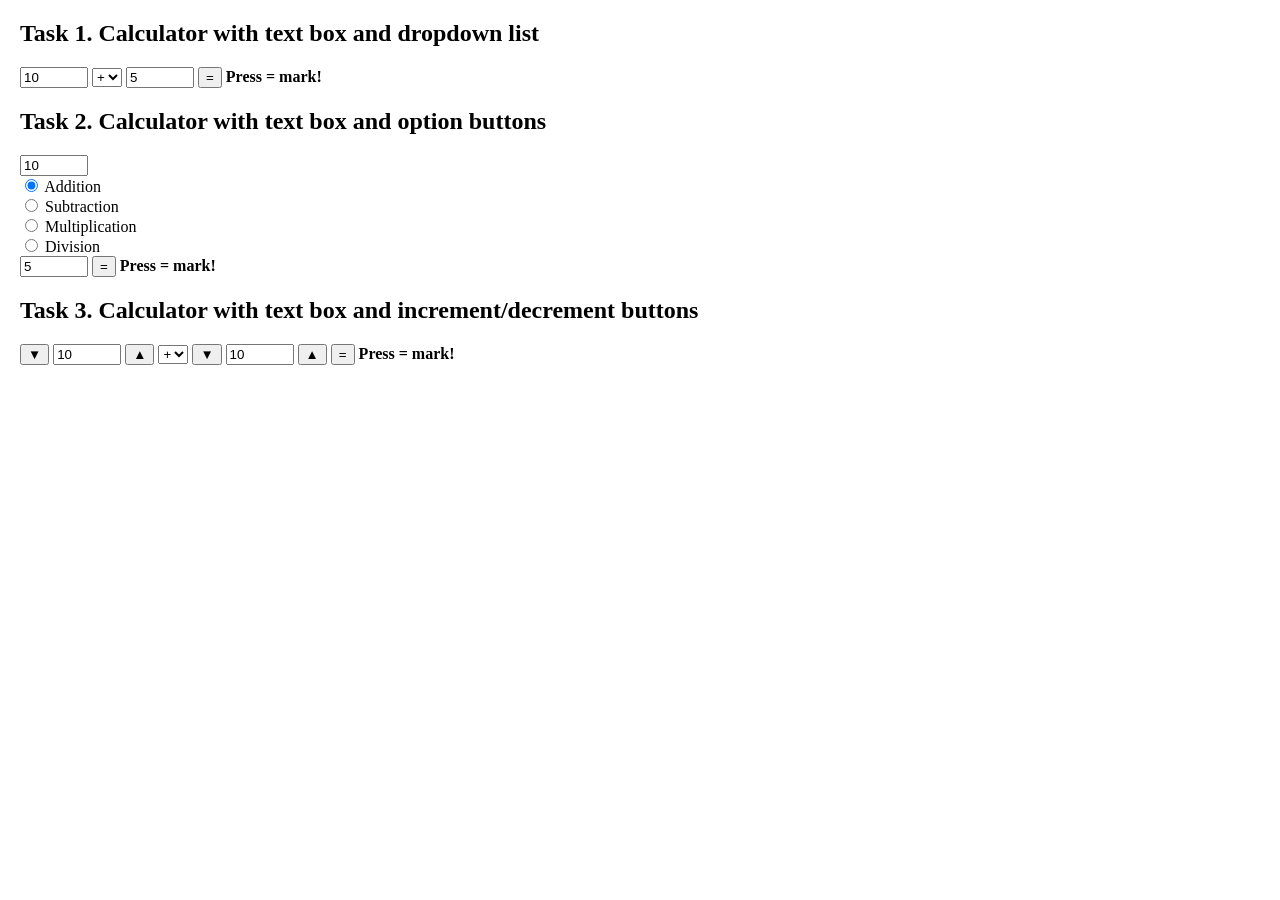
<file: cal/index.html>
<!DOCTYPE html>
<html>
<head>
  <title>Calculators</title>
  <link rel="stylesheet" href="style.css">
</head>
<body>

  <h2>Task 1. Calculator with text box and dropdown list</h2>
  <input type="number" id="num1a" value="10">
  <select id="operator-1">
    <option value="+">+</option>
    <option value="-">-</option>
    <option value="*">*</option>
    <option value="/">/</option>
  </select>
  <input type="number" id="num1b" value="5">
  <button id="equals1" onclick="calc1()">=</button>
  <span id="result1">Press = mark!</span>

  <h2>Task 2. Calculator with text box and option buttons</h2>
  <input type="number" id="num2a" value="10"><br>
  <input type="radio" id="add" name="operator-2" value="+" checked>
  <label for="add">Addition</label><br>
  <input type="radio" id="sub" name="operator-2" value="-">
  <label for="sub">Subtraction</label><br>
  <input type="radio" id="mul" name="operator-2" value="*">
  <label for="mul">Multiplication</label><br>
  <input type="radio" id="div" name="operator-2" value="/">
  <label for="div">Division</label><br>
  <input type="number" id="num2b" value="5">
  <button id="equals2" onclick="calc2()">=</button>
  <span id="result2">Press = mark!</span>

  <h2>Task 3. Calculator with text box and increment/decrement buttons</h2>
  <button id="dec3a" onclick="change('num3a', -1)">&#9660;</button>
  <input type="number" id="num3a" value="10">
  <button id="inc3a" onclick="change('num3a', 1)">&#9650;</button>
  <select id="operator-3">
    <option value="+">+</option>
    <option value="-">-</option>
    <option value="*">*</option>
    <option value="/">/</option>
  </select>
  <button id="dec3b" onclick="change('num3b', -1)">&#9660;</button>
  <input type="number" id="num3b" value="10">
  <button id="inc3b" onclick="change('num3b', 1)">&#9650;</button>
  <button id="equals3" onclick="calc3()">=</button>
  <span id="result3">Press = mark!</span>

  <script src="script.js"></script>
</body>
</html>
</file>
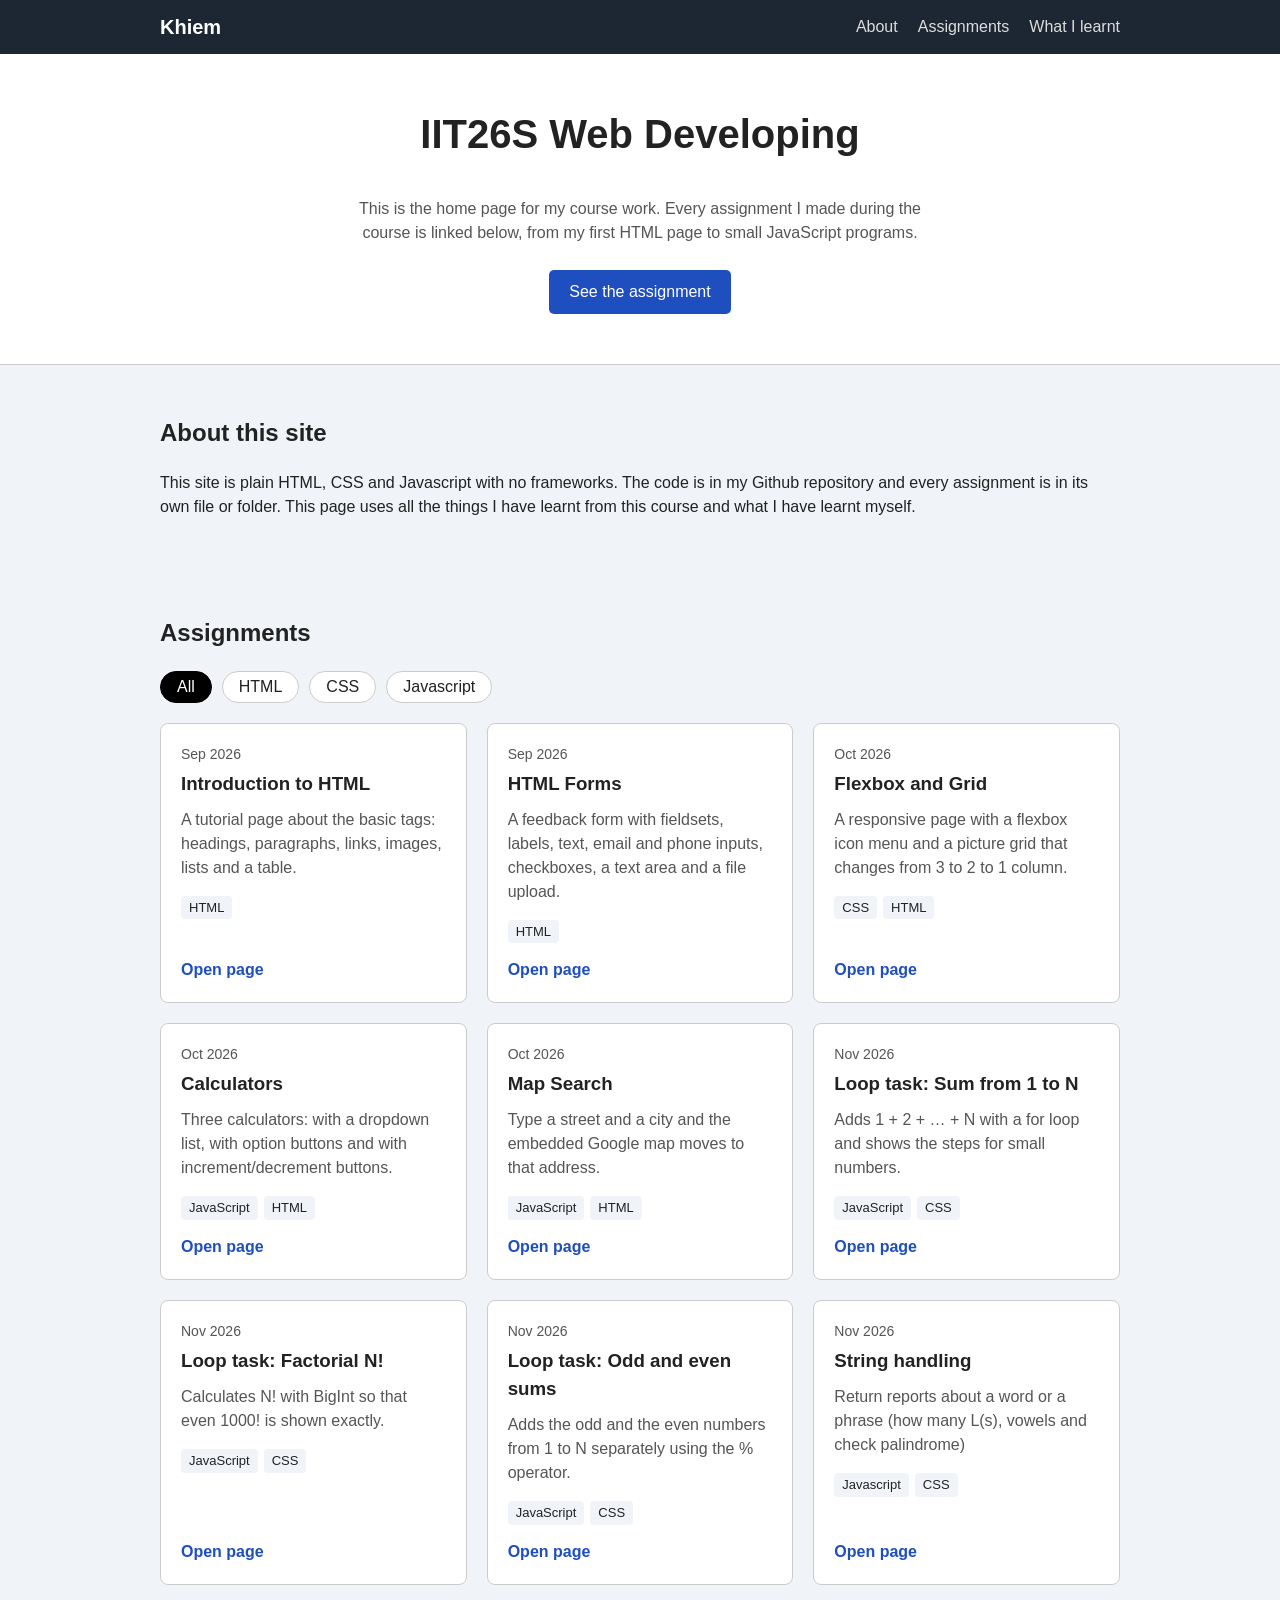
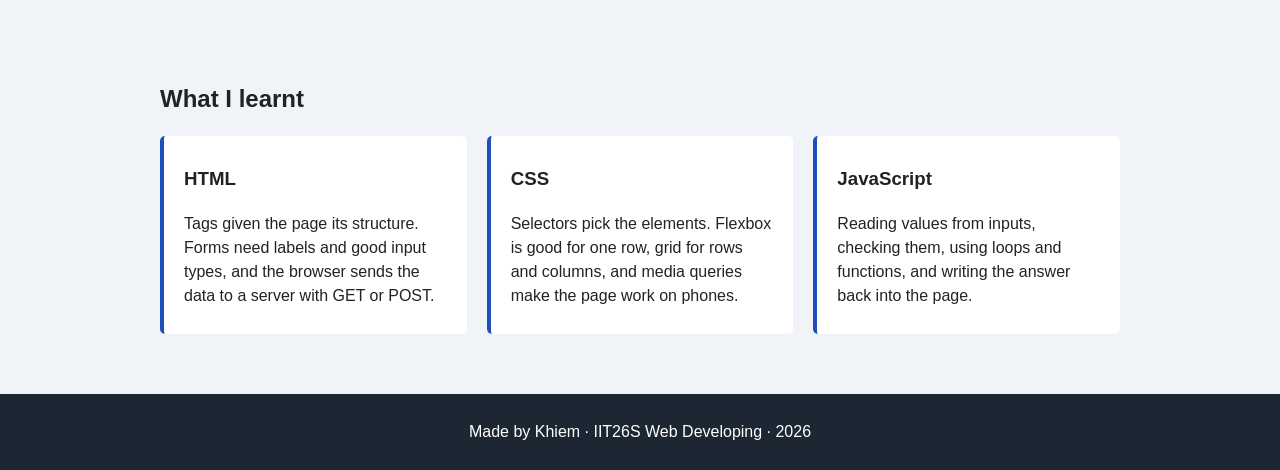
<file: my_web_page/index.html>
<!DOCTYPE html>
<html lang="en">

    <head>
        <meta charset="UTF-8">
        <meta name="viewport" content="width=device-width, initial-scale=1">
        <title>IIT26S Web Developing - Learning Diary</title>
        <link rel="stylesheet" href="style.css">
    </head>

    <body>

        <header class="site-header">
            <nav class="nav">
                <a class="logo" href="#top">Khiem</a>
                <ul class="nav-links">
                    <li><a href="#about">About</a></li>
                    <li><a href="#assignments">Assignments</a></li>
                    <li><a href="#learned">What I learnt</a></li>
                </ul>
            </nav>
        </header>

        <main id="top">

            <section class="hero">
                <h1>IIT26S Web Developing</h1>
                <p>This is the home page for my course work. Every assignment I made during the course is linked below, from my first HTML page to small JavaScript programs.</p>
                <a class="button" href="#assignments">See the assignment</a>
            </section>
            
            <section id="about" class="section">
                <h2>About this site</h2>
                <p>This site is plain HTML, CSS and Javascript with no frameworks. The code is in my Github repository and every assignment is in its own file or folder. This page uses all the things I have learnt from this course and what I have learnt myself.</p>               
            </section>

            <section id="assignments" class="section">

                <h2>Assignments</h2>

                <div class="filters" role="group" aria-label="Filter assignments by topic">
                    <button class="filter active" data-filter="all" aria-pressed="true">All</button>
                    <button class="filter" data-filter="html" aria-pressed="false">HTML</button>
                    <button class="filter" data-filter="css" aria-pressed="false">CSS</button>
                    <button class="filter" data-filter="js" aria-pressed="false">Javascript</button>
                </div>

                <div class="cards">

                    <article class="card" data-tags="html">
                        <span class="date">Sep 2026</span>
                        <h3>Introduction to HTML</h3>
                        <p>A tutorial page about the basic tags: headings, paragraphs, links, images, lists and a table.</p>
                        <ul class="tags"><li>HTML</li></ul>
                        <a class="card-link" href="../introduce_to_HTML.html">Open page</a>
                    </article>

                    <article class="card" data-tags="html">
                        <span class="date">Sep 2026</span>
                        <h3>HTML Forms</h3>
                        <p>A feedback form with fieldsets, labels, text, email and phone inputs, checkboxes, a text area and a file upload.</p>
                        <ul class="tags"><li>HTML</li></ul>
                        <a class="card-link" href="../HTML_Forms.html">Open page</a>
                    </article>

                    <article class="card" data-tags="css html">
                        <span class="date">Oct 2026</span>
                        <h3>Flexbox and Grid</h3>
                        <p>A responsive page with a flexbox icon menu and a picture grid that changes from 3 to 2 to 1 column.</p>
                        <ul class="tags"><li>CSS</li><li>HTML</li></ul>
                        <a class="card-link" href="../flexbox_grid/index.html">Open page</a>
                    </article>

                    <article class="card" data-tags="js html">
                        <span class="date">Oct 2026</span>
                        <h3>Calculators</h3>
                        <p>Three calculators: with a dropdown list, with option buttons and with increment/decrement buttons.</p>
                        <ul class="tags"><li>JavaScript</li><li>HTML</li></ul>
                        <a class="card-link" href="../cal/index.html">Open page</a>
                    </article>

                    <article class="card" data-tags="js html">
                        <span class="date">Oct 2026</span>
                        <h3>Map Search</h3>
                        <p>Type a street and a city and the embedded Google map moves to that address.</p>
                        <ul class="tags"><li>JavaScript</li><li>HTML</li></ul>
                        <a class="card-link" href="../google_map.html">Open page</a>
                    </article>

                    <article class="card" data-tags="js css">
                        <span class="date">Nov 2026</span>
                        <h3>Loop task: Sum from 1 to N</h3>
                        <p>Adds 1 + 2 + … + N with a for loop and shows the steps for small numbers.</p>
                        <ul class="tags"><li>JavaScript</li><li>CSS</li></ul>
                        <a class="card-link" href="../Loop%20tasks/Sum_of_digits/index.html">Open page</a>
                    </article>

                    <article class="card" data-tags="js css">
                        <span class="date">Nov 2026</span>
                        <h3>Loop task: Factorial N!</h3>
                        <p>Calculates N! with BigInt so that even 1000! is shown exactly.</p>
                        <ul class="tags"><li>JavaScript</li><li>CSS</li></ul>
                        <a class="card-link" href="../Loop%20tasks/Factorial/index.html">Open page</a>
                    </article>

                    <article class="card" data-tags="js css">
                        <span class="date">Nov 2026</span>
                        <h3>Loop task: Odd and even sums</h3>
                        <p>Adds the odd and the even numbers from 1 to N separately using the % operator.</p>
                        <ul class="tags"><li>JavaScript</li><li>CSS</li></ul>
                        <a class="card-link" href="../Loop%20tasks/Sum_of_odd_even_digits/index.html">Open page</a>
                    </article>

                    <article class="card" data-tags="js css">
                        <span class="date">Nov 2026</span>
                        <h3>String handling</h3>
                        <p>Return reports about a word or a phrase (how many L(s), vowels and check palindrome)</p>
                        <ul class="tags"><li>Javascript</li><li>CSS</li></ul>
                        <a class="card-link" href="../string_handling.html">Open page</a>
                    </article>

                </div>
                <p class="count" id="count" aria-live="polite"></p>

            </section>

            <section id="learned" class="section">
                <h2>What I learnt</h2>
                <div class="learned">
                    <div class="learned-box">
                        <h3>HTML</h3>
                        <p>Tags given the page its structure. Forms need labels and good input types, and the browser sends the data to a server with GET or POST.</p>
                    </div>
                    <div class="learned-box">
                        <h3>CSS</h3>
                        <p>Selectors pick the elements. Flexbox is good for one row, grid for rows and columns, and media queries make the page work on phones.</p>
                    </div>
                    <div class="learned-box">
                        <h3>JavaScript</h3>
                        <p>Reading values from inputs, checking them, using loops and functions, and writing the answer back into the page.</p>
                    </div>
                </div>
            </section>

        </main>

        <footer class="site-footer">
            <p>Made by Khiem &middot; IIT26S Web Developing &middot; <span id="year">2026</span></p>
        </footer>

        <script src="script.js"></script>
    </body>
</html>
</file>
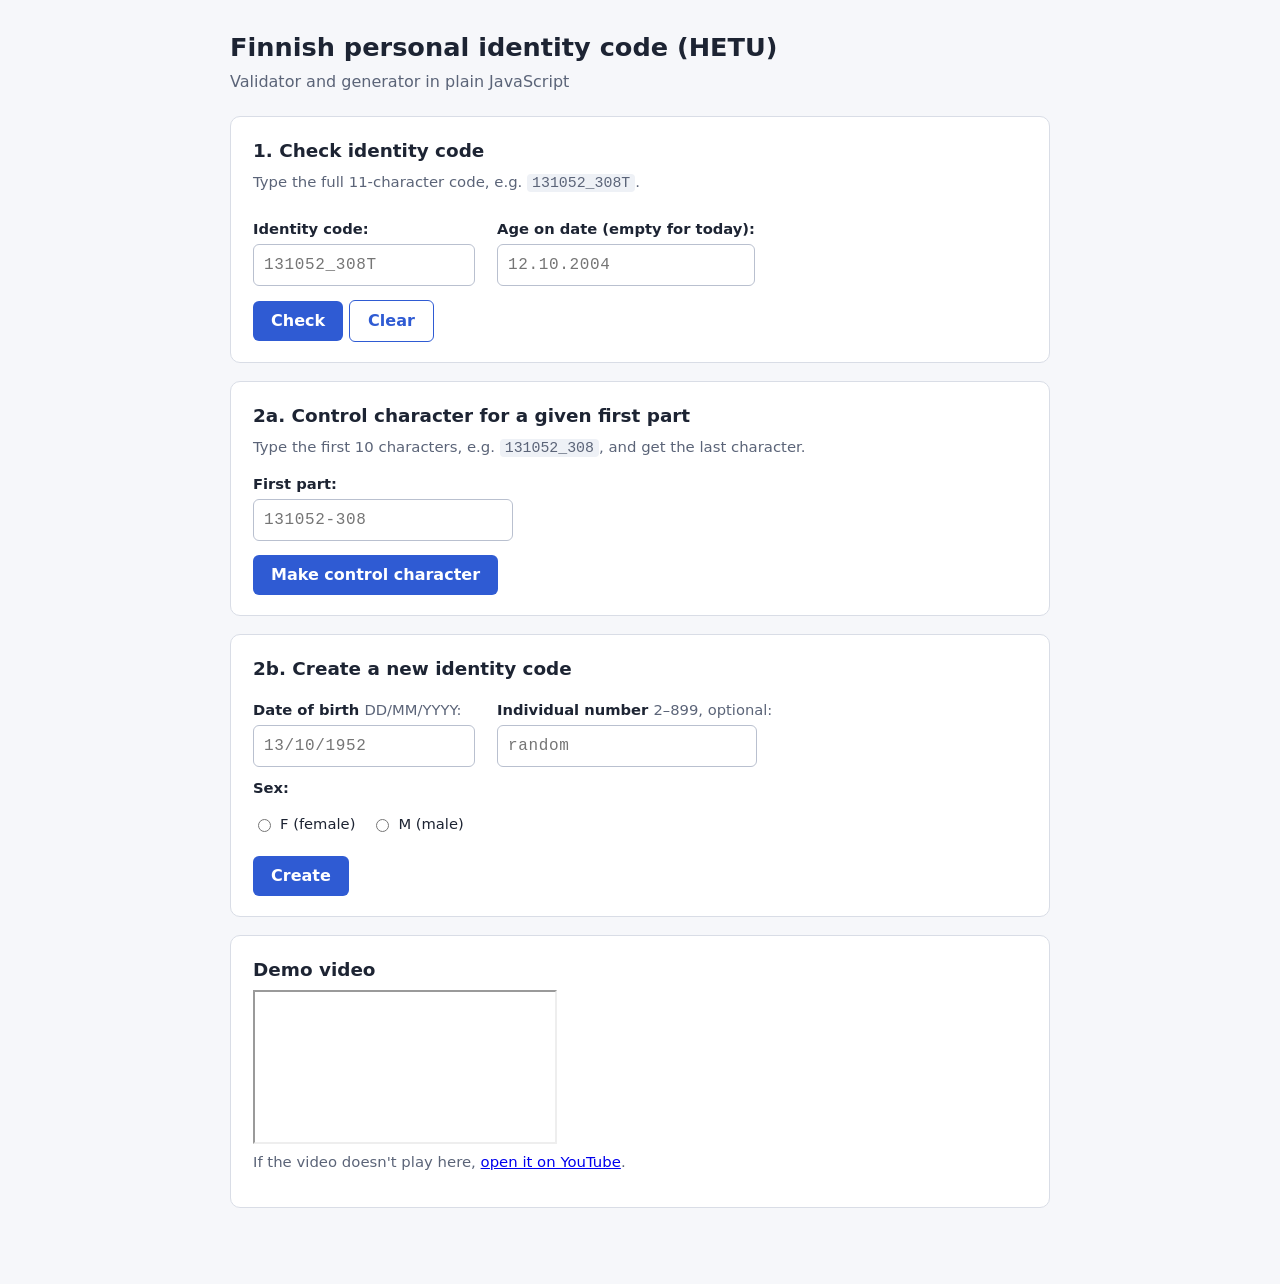
<file: personal_id/index.html>
<!DOCTYPE html>
<html lang="en">

<head>
    <meta charset="utf-8">
    <meta name="viewport" content="width=device-width, initial-scale=1">
    <title>Finnish personal identity code</title>
    <link rel="stylesheet" href="style.css">
</head>

<body>
    <main>
        <h1>Finnish personal identity code (HETU)</h1>
        <p class="sub">Validator and generator in plain JavaScript</p>
        <section>
            <h2>1. Check identity code</h2>
            <p class="help">Type the full 11-character code, e.g. <code>131052_308T</code>.</p>
            <form id="f1" novalidate>
                <div class="row">
                    <div>
                        <label for="hetu">Identity code:</label>
                        <input type="text" id="hetu" maxlength="11" placeholder="131052_308T" autocomplete="off">
                    </div>
                    <div>
                        <label for="ageDate">Age on date (empty for today):</label>
                        <input type="text" id="ageDate" maxlength="10" placeholder="12.10.2004" autocomplete="off">
                    </div>
                </div>
                <button type="submit">Check</button><button type="button" class="ghost" id="clear1">Clear</button>
            </form>
            <div id="out1" class="out"></div>
        </section>
        <section>
            <h2>2a. Control character for a given first part</h2>
            <p class="help">Type the first 10 characters, e.g. <code>131052_308</code>, and get the last character.</p>
            <form id="f2" novalidate>
                <label for="prefix">First part:</label>
                <input type="text" id="prefix" maxlength="10" placeholder="131052-308" autocomplete="off">
                <br><button type="submit">Make control character</button>
            </form>
            <div id="out2" class="out"></div>
        </section>
        <section>
            <h2>2b. Create a new identity code</h2>
            <form id="f3" novalidate>
                <div class="row">
                    <div><label for="dob">Date of birth <span class="hint">DD/MM/YYYY:</span></label>
                        <input type="text" id="dob" maxlength="10" placeholder="13/10/1952" autocomplete="off">
                    </div>
                    <div><label for="ind">Individual number <span class="hint">2–899, optional:</span></label>
                        <input type="text" id="ind" maxlength="3" placeholder="random" autocomplete="off">
                    </div>
                </div>
                <label>Sex:</label>
                <div class="radios"><label><input type="radio" name="sex" value="F"> F (female)</label><label><input
                            type="radio" name="sex" value="M"> M (male)</label></div>
                <button type="submit">Create</button>
            </form>
            <div id="out3" class="out"></div>
        </section>

        <section>
            <h2>Demo video</h2>
            <div class="video">
                <iframe src="https://www.youtube.com/embed/cuAK5JmplZU" title="Finnish personal identity code – demo"
                    allow="accelerometer; autoplay; clipboard-write; encrypted-media; gyroscope; picture-in-picture; web-share"
                    referrerpolicy="strict-origin-when-cross-origin" allowfullscreen></iframe>
            </div>
            <p class="help">
                If the video doesn't play here,
                <a href="https://youtu.be/cuAK5JmplZU" target="_blank" rel="noopener">open it on YouTube</a>.
            </p>
        </section>
    </main>
    <script src="hetu.js"></script>
    <script src="main.js"></script>
</body>

</html>
</file>
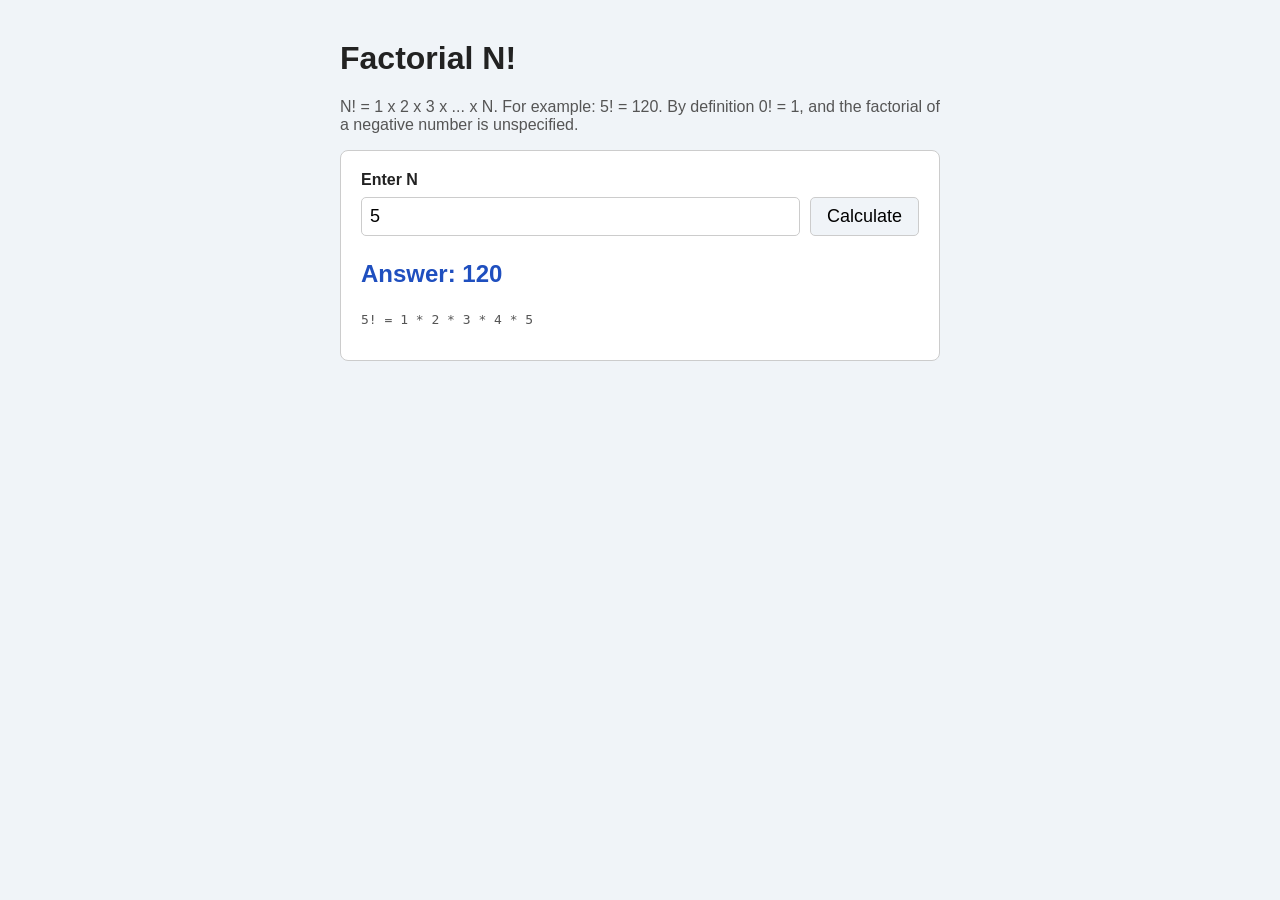
<file: Loop tasks/Factorial/index.html>
<!DOCTYPE html>
<html lang="en">
<head>
    <meta charset="UTF-8">
    <meta name="viewport" content="width=device-width, initial-scale=1">
    <title>Factorial N!</title>
    <link rel="stylesheet" href="style.css">
</head>
<body>
<main>
    <h1>Factorial N!</h1>
    <p class="description">N! = 1 x 2 x 3 x ... x N. For example: 5! = 120. By definition 0! = 1, and the factorial of a negative number is unspecified.</p>
    <div class="panel">
        <label for="n">Enter N</label>
        <div class="row">
            <input id="n" type="number" step="1" value="5" inputmode="numeric">
            <button id="go">Calculate</button>
        </div>
        <div class="answer" id="out" aria-live="polite"></div>
    </div>
</main>
<script src="script.js"></script>
</body>
</html>
</file>
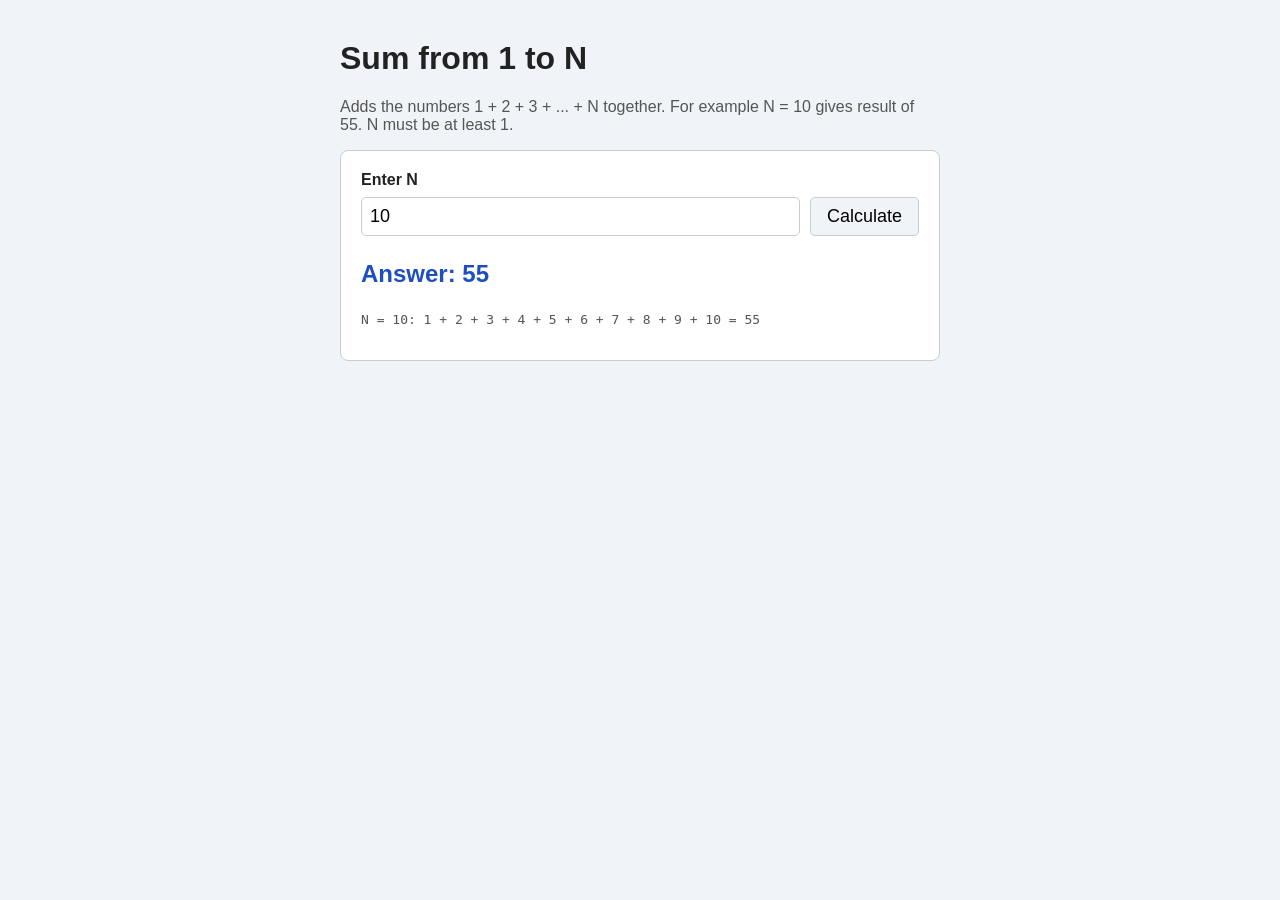
<file: Loop tasks/Sum_of_digits/index.html>
<!DOCTYPE html>
<html lang="en">
<head>
    <meta charset="UTF-8">
    <meta name="viewport" content="width=device-width, initial-scale=1">
    <title>Sum from 1 to N</title>
    <link rel="stylesheet" href="style.css">
</head>
<body>
<main>
    <h1>Sum from 1 to N</h1>
    <p class="description">Adds the numbers 1 + 2 + 3 + ... + N together. For example N = 10 gives result of 55. N must be at least 1.</p>
    <div class="panel">
        <label for="n">Enter N</label>
        <div class="row">
            <input id="n" type="number" step="1" min="1" value="10" inputmode="numeric">
            <button id="go">Calculate</button>
        </div>
        <div class="answer" id="out" aria-live="polite"></div>
    </div>
</main>
<script src="script.js"></script>
</body>
</html>
</file>
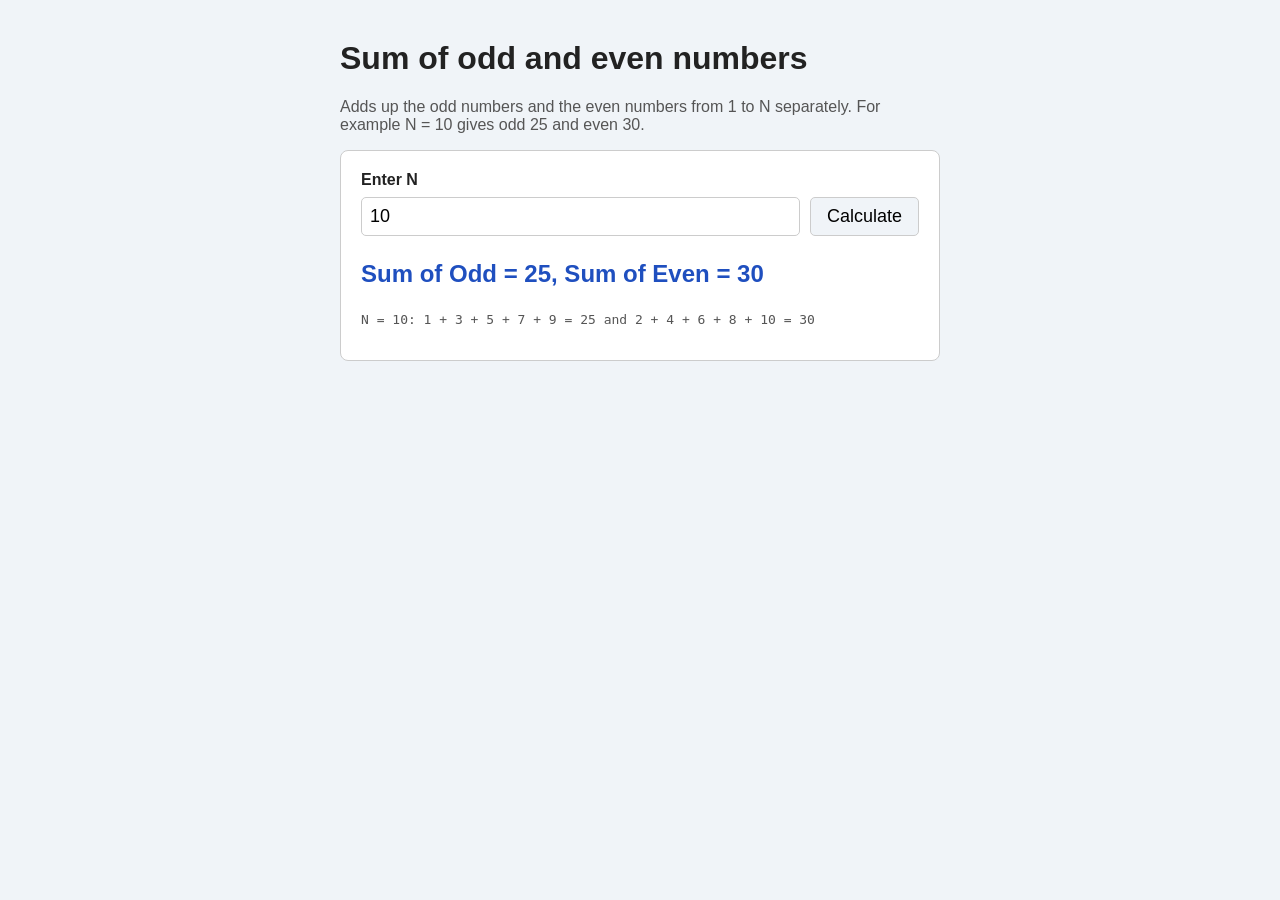
<file: Loop tasks/Sum_of_odd_even_digits/index.html>
<!DOCTYPE html>
<html lang="en">
<head>
    <meta charset="UTF-8">
    <meta name="viewport" content="width=device-width, initial-scale=1">
    <title>Sum of odd and even numbers</title>
    <link rel="stylesheet" href="style.css">
</head>
<body>
<main>
    <h1>Sum of odd and even numbers</h1>
    <p class="description">Adds up the odd numbers and the even numbers from 1 to N separately. For example N = 10 gives odd 25 and even 30.</p>
    <div class="panel">
        <label for="n">Enter N</label>
        <div class="row">
            <input id="n" type="number" step="1" min="1" value="10" inputmode="numeric">
            <button id="go">Calculate</button>
        </div>
        <div class="answer" id="out" aria-live="polite"></div>
    </div>
</main>
<script src="script.js"></script>
</body>
</html>
</file>
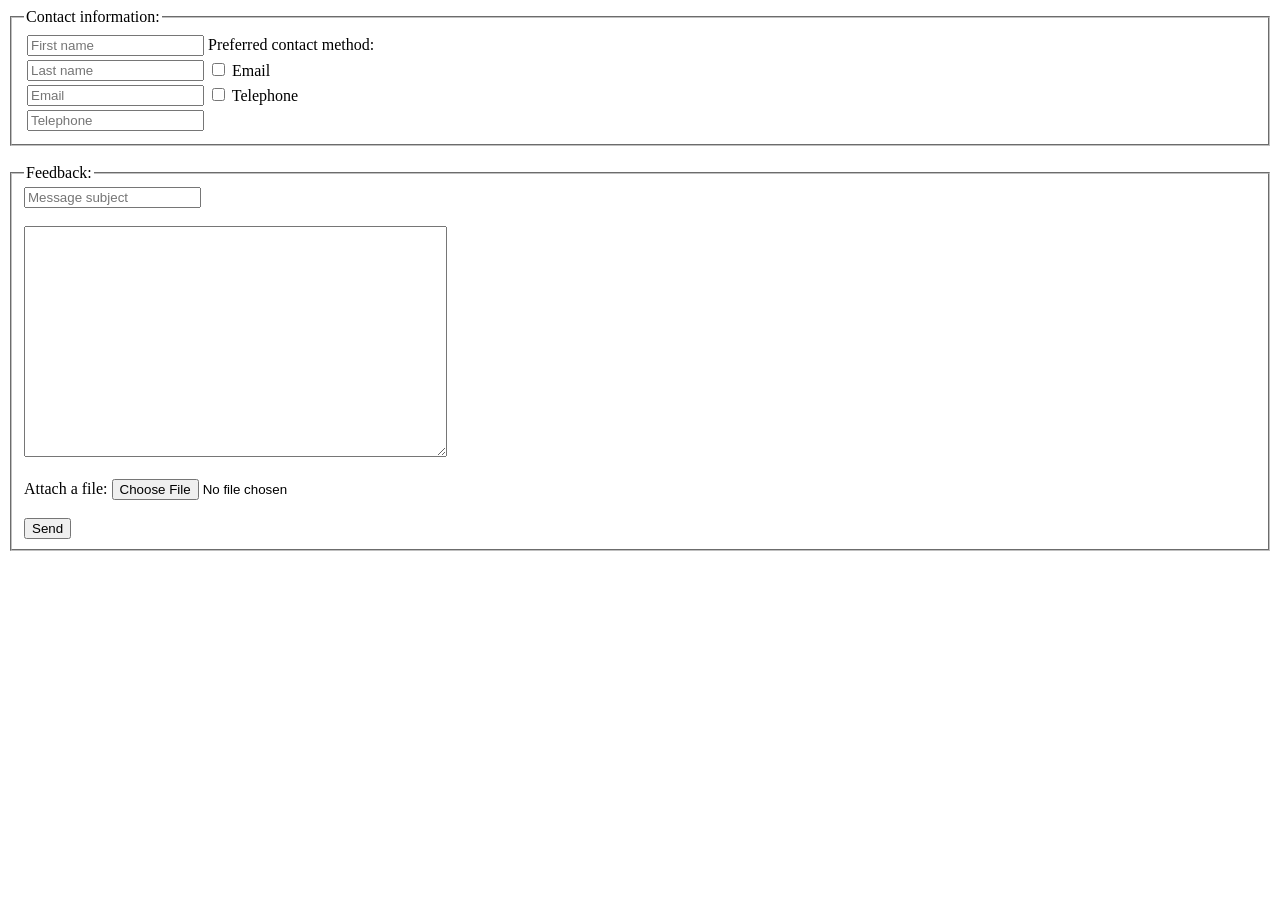
<file: contact-form.html>
<!DOCTYPE html>
<html lang="en">
<head>
  <meta charset="UTF-8">
  <title>Contact Form</title>
</head>
<body>

<form action="/action_page.php" method="post">

  <fieldset>
    <legend>Contact information:</legend>

    <table>
      <tr>
        <td><input type="text" id="fname" name="fname" placeholder="First name"></td>
        <td>Preferred contact method:</td>
      </tr>
      <tr>
        <td><input type="text" id="lname" name="lname" placeholder="Last name"></td>
        <td>
          <input type="checkbox" id="contact_email" name="contact_method" value="email">
          <label for="contact_email">Email</label>
        </td>
      </tr>
      <tr>
        <td><input type="email" id="email" name="email" placeholder="Email"></td>
        <td>
          <input type="checkbox" id="contact_tel" name="contact_method" value="telephone">
          <label for="contact_tel">Telephone</label>
        </td>
      </tr>
      <tr>
        <td><input type="tel" id="telephone" name="telephone" placeholder="Telephone"></td>
        <td></td>
      </tr>
    </table>

  </fieldset>

  <br>

  <fieldset>
    <legend>Feedback:</legend>

    <label for="subject"></label>
    <input type="text" id="subject" name="subject" placeholder="Message subject">
    <br><br>

    <textarea name="message" rows="15" cols="50"></textarea>
    <br><br>

    Attach a file: <input type="file" name="attachment">
    <br><br>

    <input type="submit" value="Send">

  </fieldset>

</form>

</body>
</html>
</file>
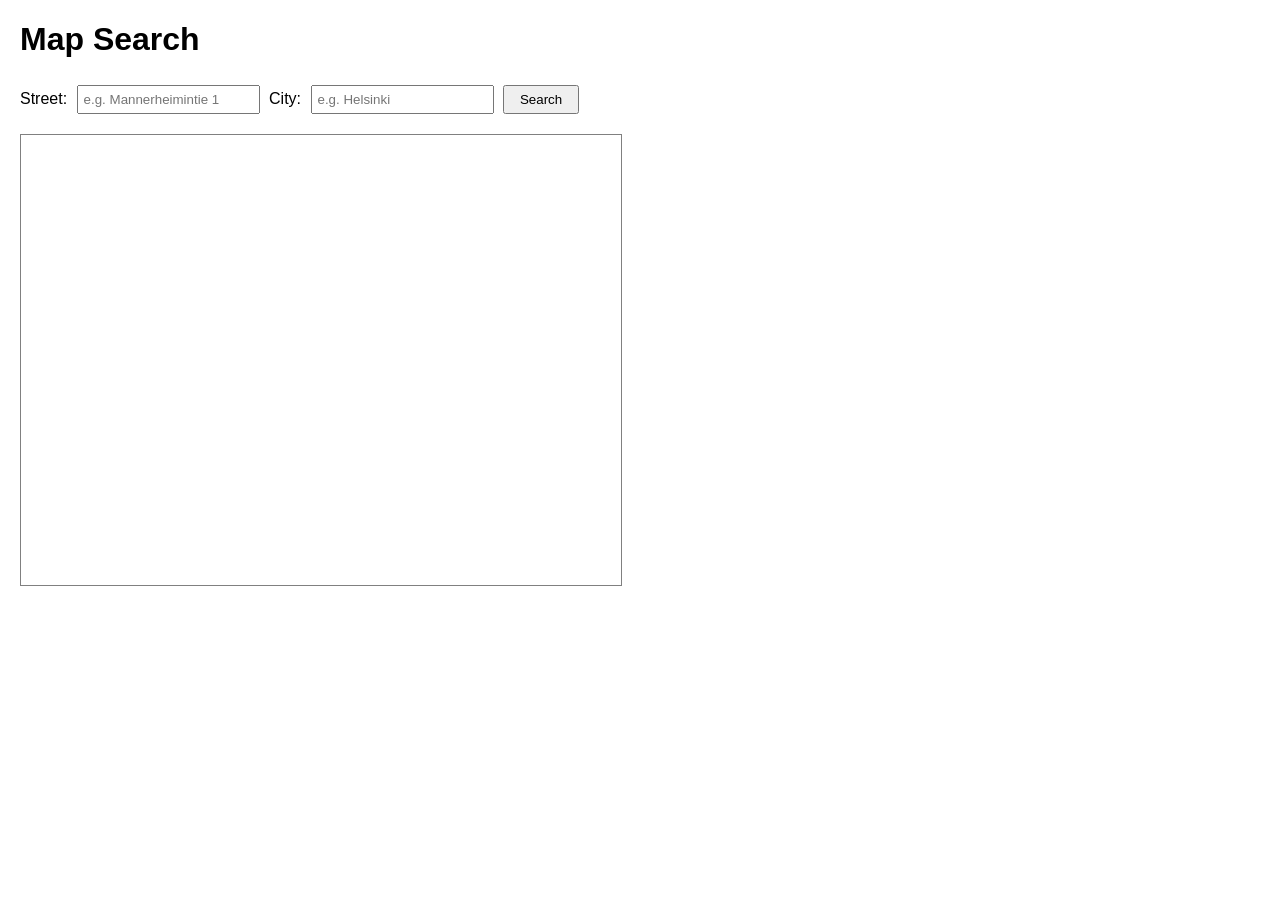
<file: google_map.html>
<!DOCTYPE html>
<html>
<head>
  <meta charset="UTF-8">
  <title>Map Search</title>
  <style>
    body {
      font-family: Arial, sans-serif;
      margin: 20px;
    }
    input {
      padding: 5px;
      margin: 5px;
    }
    button {
      padding: 5px 15px;
    }
    iframe {
      margin-top: 15px;
      border: 1px solid gray;
    }
  </style>
</head>
<body>

  <h1>Map Search</h1>

  <label>Street:</label>
  <input type="text" id="street" placeholder="e.g. Mannerheimintie 1">

  <label>City:</label>
  <input type="text" id="city" placeholder="e.g. Helsinki">

  <button onclick="searchMap()">Search</button>

  <br>

  <iframe id="map"
          width="600"
          height="450"
          src="https://maps.google.com/maps?q=Helsinki&output=embed">
  </iframe>

  <script>
    function searchMap() {
      // Get the text the user typed
      var street = document.getElementById("street").value;
      var city = document.getElementById("city").value;

      // Check that the city is not empty
      if (city == "") {
        alert("Please type a city name!");
        return;
      }

      // Put street and city together
      var address = street + ", " + city;

      // Change the iframe address to show the new place
      document.getElementById("map").src =
        "https://maps.google.com/maps?q=" + encodeURIComponent(address) + "&output=embed";
    }
  </script>

</body>
</html>
</file>
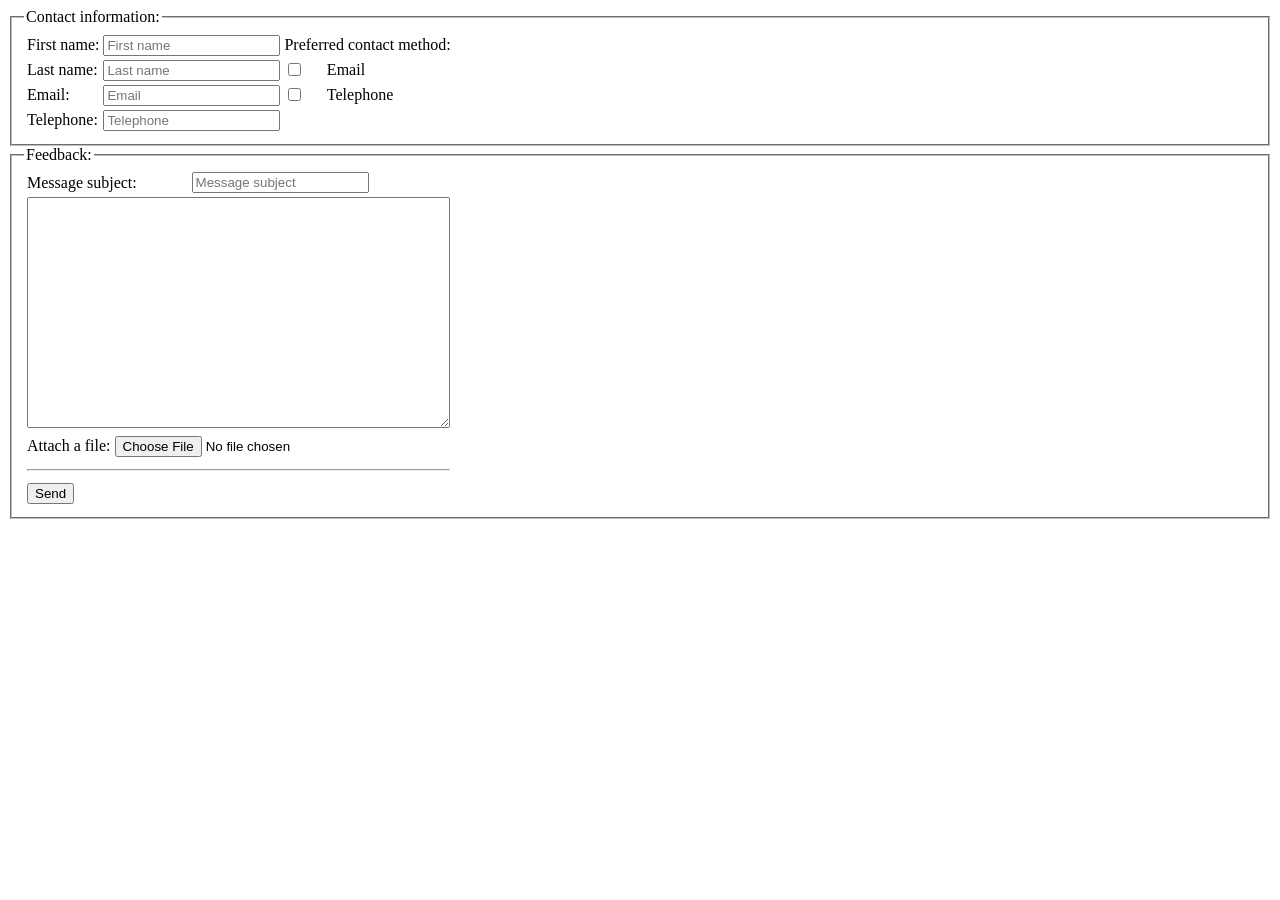
<file: HTML_Forms.html>
<!DOCTYPE html>
<html lang="en">
<head>
  <meta charset="UTF-8">
  <meta name="color-scheme" content="light">
  <title>Form</title>
</head>
<body>

<form action="/action_page.php">

  <fieldset>
    <legend>Contact information:</legend>
    <table>
      <tr>
        <td><label for="fname">First name:</label></td>
        <td><input type="text" id="fname" name="fname" placeholder="First name"></td>
        <td colspan="2">Preferred contact method:</td>
      </tr>
      <tr>
        <td><label for="lname">Last name:</label></td>
        <td><input type="text" id="lname" name="lname" placeholder="Last name"></td>
        <td><input type="checkbox" id="email" name="email"></td>
        <td><label for="email">Email</label></td>
      </tr>
      <tr>
        <td><label for="email">Email:</label></td>
        <td><input type="email" id="email" name="email" placeholder="Email"></td>
        <td><input type="checkbox" id="tel" name="tel"></td>
        <td><label for="tel">Telephone</label></td>
      </tr>
      <tr>
        <td><label for="tel">Telephone:</label></td>
        <td><input type="tel" id="tel" name="tel" placeholder="Telephone"></td>
      </tr>
    </table>
  </fieldset>

  <fieldset>
    <legend>Feedback:</legend>
    <table>
      <tr>
        <td><label for="subject">Message subject:</label></td>
        <td><input type="text" id="subject" name="subject" placeholder="Message subject"></td>
      </tr>
      <tr>
        <td colspan="2"><textarea name="message" rows="15" cols="50"></textarea></td>
      </tr>
      <tr>
        <td colspan="2"><label for="file">Attach a file:</label> <input type="file" id="file" name="file"></td>
      </tr>
      <tr>
        <td colspan="2"><hr></td>
      </tr>
      <tr>
        <td colspan="2"><input type="submit" value="Send"></td>
      </tr>
    </table>
  </fieldset>

</form>

</body>
</html>
</file>
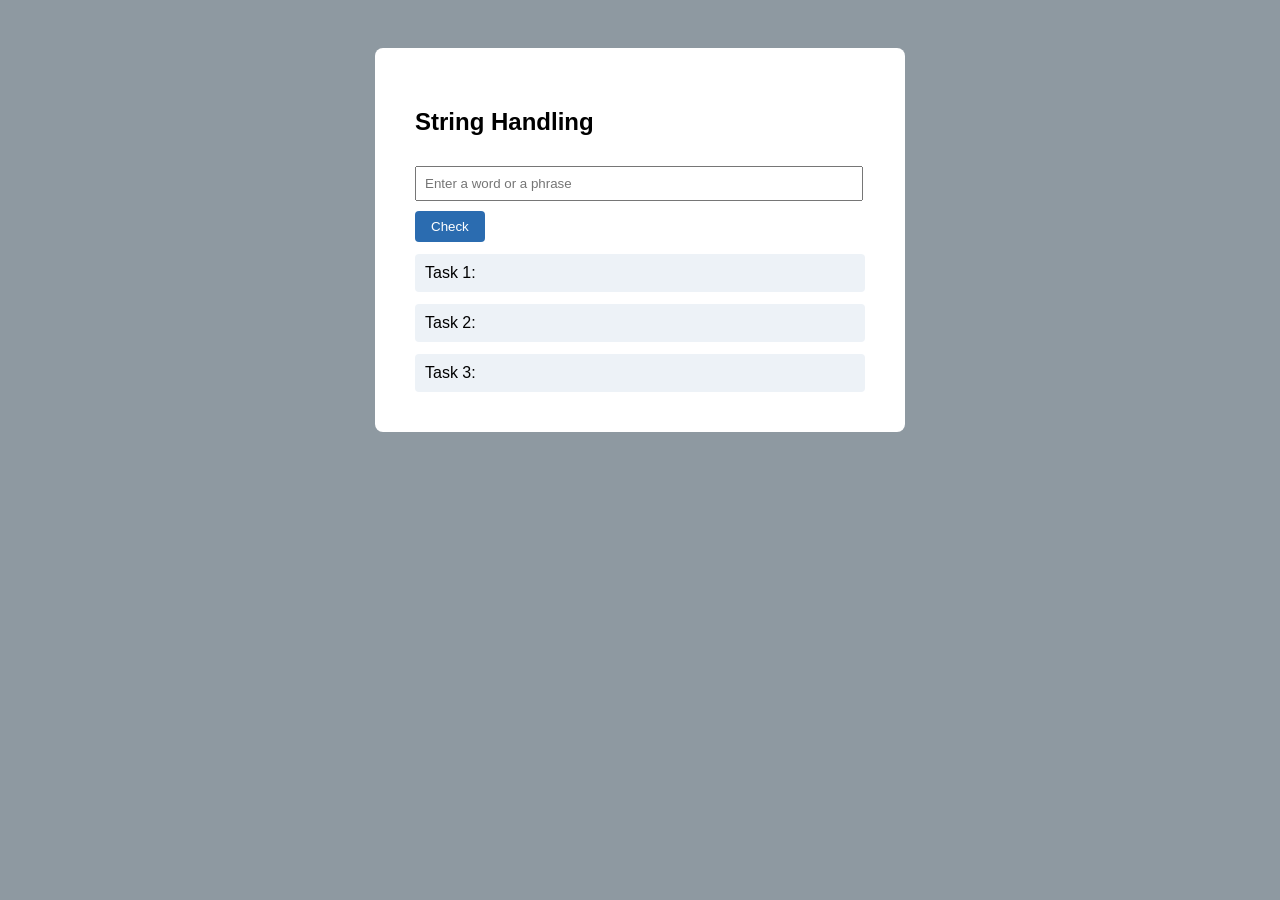
<file: string_handling.html>
<!DOCTYPE html>
<html lang="en">
    <head>
        <meta charset="UTF-8">
        <meta name="viewport" content="width=device-width, initial-scale=1">
        <title>String Handling</title>
        <style>
            body { font-family:Arial, sans-serif; background:#8e99a1; padding:40px;}
            .box { background: white; max-width:450px; margin:auto; padding:40px; border-radius:8px; box-shadow:0 2px 6px rbg(0,0,0,0.2)}
            input { width:95%; padding:8px; margin:10px 0;}
            button { padding:8px 16px; background: #2b6cb0; color:white; border:none; border-radius:4px; cursor:pointer}
            button:hover { background:#2c5282}
            .result { margin-top:12px; padding:10px; background:#edf2f7; border-radius:4px;}
            .result span {font-weight:bold;}
        </style>
    </head>
    <body>
        <div class="box">
            <h2>String Handling</h2>
            <input type="text" id="text" placeholder="Enter a word or a phrase">
            <button onclick="runAll()">Check</button>

            <div class="result">Task 1: <span id="task1"></span></div>
            <div class="result">Task 2: <span id="task2"></span></div>
            <div class="result">Task 3: <span id="task3"></span></div>
        </div>
        <script>
            function countL(text) {
                let count = 0;
                for (let char of text.toLowerCase()) {
                    if (char === "l") {
                        count++;
                    }
                }
                return text + " contains " + count + "xL characters.";
            }

            function countVowels(text) {
                let vowels = "aeiouyåäö";
                let count = 0;
                for (let char of text.toLowerCase()) {
                    if (vowels.includes(char)) {
                        count++;
                    }
                }
                return text + " contains " + count + "vowels."
            }

            function checkPalindrome(text) {
                let original = text.toLowerCase().replaceAll(" ","");
                let reversed = original.split("").reverse().join("");
                if (original === reversed) {
                    return text + " is palindrome.";
                } else {
                    return text + " is not palindrome.";
                }
            }

            function runAll() {
                let text = document.getElementById("text").value;
                document.getElementById("task1").textContent = countL(text);
                document.getElementById("task2").textContent = countVowels(text);
                document.getElementById("task3").textContent = checkPalindrome(text);
            }
        </script>
    </body>
</html>
</file>
<file: cal/style.css>
body {
  font-family: "Times New Roman", serif;
  margin: 20px;
}

input[type="number"] {
  width: 60px;
}

span {
  font-weight: bold;
}
</file>
<file: my_web_page/style.css>
:root {
  --bg: #f0f4f8;
  --card: #ffffff;
  --text: #222222;
  --muted: #555555;
  --accent: #1f4fbf;
  --border: #cccccc;
  --dark: #1d2733;
}

* {
  box-sizing: border-box;
}

html {
  scroll-behavior: smooth;
}

body {
  margin: 0;
  font-family: Arial, Helvetica, sans-serif;
  line-height: 1.5;
  background-color: var(--bg);
  color: var(--text);
}

/* Menu at the top made with Flexbox */
.site-header {
  position: sticky;
  top: 0;
  background-color: var(--dark);
  z-index: 10;
}

.nav {
  display: flex;
  justify-content: space-between;
  align-items: center;
  max-width: 1000px;
  margin: auto;
  padding: 12px 20px;
}

.logo {
  color: white;
  font-weight: bold;
  font-size: 20px;
  text-decoration: none;
}

.nav-links {
  display: flex;
  gap: 20px;
  list-style: none;
  margin: 0;
  padding: 0;
}

.nav-links a {
  color: #dddddd;
  text-decoration: none;
}

.nav-links a:hover {
  color: white;
  text-decoration: underline;
}

/* Big title area */
.hero {
  background-color: var(--card);
  text-align: center;
  padding: 50px 20px;
  border-bottom: 1px solid var(--border);
}

.hero h1 {
  margin-top: 0;
  font-size: 40px;
}

.hero p {
  max-width: 600px;
  margin: 0 auto 25px;
  color: var(--muted);
}

.button {
  display: inline-block;
  background-color: var(--accent);
  color: white;
  padding: 10px 20px;
  border-radius: 5px;
  text-decoration: none;
}

.button:hover {
  background-color: black;
}

/* Sections */
.section {
    max-width: 1000px;
    margin: auto;
    padding: 30px 20px;
    scroll-margin-top: 60px;
}

/* Filter button */
.filters {
    display: flex;
    flex-wrap: wrap;
    gap: 10px;
    margin-bottom: 20px;
}

.filter {
    font-size: 16px;
    padding: 6px 16px;
    background-color: var(--card);
    color: var(--text);
    border: 1px solid var(--border);
    border-radius: 20px;
    cursor: pointer;
}

.filter:hover,
.filter.active {
  background-color: black;
  color: white;
  border-color: black;
}

/* Cards with Grid */
.cards {
    display: grid;
    grid-template-columns: repeat(3, 1fr);
    gap: 20px;
}

.card {
    display: flex;
    flex-direction: column;
    background-color: var(--card);
    border: 1px solid var(--border);
    border-radius: 8px;
    padding: 20px;
}

.card.hidden {
    display: none;
}

.card h3 {
    margin: 5px 0 10px;
}

.card p {
    color: var(--muted);
    margin-top: 0;
}

.date {
    font-size: 14px;
    color: var(--muted);
}

.tags {
    display: flex;
    gap: 6px;
    list-style: none;
    padding: 0;
    margin: 0 0 15px;
}

.tags li {
    font-size: 13px;
    background-color: var(--bg);
    border-radius: 4px;
    padding: 2px 8px;
}

/* margin-top */
.card-link {
    margin-top: auto;
    color: var(--accent);
    font-weight: bold;
    text-decoration: none;
}

.card-link:hover {
    text-decoration: underline;
}

.count {
    color: var(--muted);
}

/* What I learnt */
.learned {
    display: flex;
    gap: 20px;
}

.learned-box {
    flex: 1;
    background-color: var(--card);
    border-left: 4px solid var(--accent);
    border-radius: 5px;
    padding: 10px 20px;
}

.site-footer {
    background-color: var(--dark);
    color: white;
    text-align: center;
    padding: 10px;
    margin-top: 30px;
}
</file>
<file: personal_id/style.css>
:root {
    --ink: #1d2433;
    --muted: #5b6478;
    --line: #d9dde6;
    --bg: #f6f7fa;
    --ok: #0f7a3f;
    --okbg: #e6f5ec;
    --bad: #b42318;
    --badbg: #fdecea;
    --accent: #2f5bd3;
}

* {
    box-sizing: border-box;
}

body {
    margin: 0;
    font: 16px/1.5 system-ui, -apple-system, Segoe UI, Roboto, sans-serif;
    color: var(--ink);
    background: var(--bg);
}

main {
    max-width: 860px;
    margin: 0 auto;
    padding: 28px 20px 60px;
}

h1 {
    font-size: 1.6rem;
    margin: 0 0 4px;
}

.sub {
    color: var(--muted);
    margin: 0 0 22px;
}

section {
    background: #fff;
    border: 1px solid var(--line);
    border-radius: 10px;
    padding: 20px 22px;
    margin-bottom: 18px;
}

h2 {
    font-size: 1.15rem;
    margin: 0 0 6px;
}

.help {
    color: var(--muted);
    font-size: .93rem;
    margin: 0 0 14px;
}

.help code {
    background: #eef1f6;
    padding: 1px 5px;
    border-radius: 4px;
}

label {
    display: block;
    font-weight: 600;
    font-size: .92rem;
    margin: 10px 0 4px;
}

.hint {
    font-weight: 400;
    color: var(--muted);
}

input[type=text] {
    font: inherit;
    padding: 8px 10px;
    border: 1px solid #b9c0cf;
    border-radius: 6px;
    width: 100%;
    max-width: 260px;
    font-family: ui-monospace, Consolas, monospace;
    letter-spacing: .04em;
}

input:focus {
    outline: 2px solid var(--accent);
    outline-offset: 1px;
}

.row {
    display: flex;
    flex-wrap: wrap;
    gap: 0 22px;
    align-items: flex-end;
}

.radios label {
    display: inline-flex;
    gap: 6px;
    font-weight: 400;
    margin-right: 16px;
}

button {
    font: inherit;
    font-weight: 600;
    padding: 8px 18px;
    margin-top: 14px;
    border: 0;
    border-radius: 6px;
    background: var(--accent);
    color: #fff;
    cursor: pointer;
}

button.ghost {
    background: #fff;
    color: var(--accent);
    border: 1px solid var(--accent);
    margin-left: 6px;
}

.out {
    margin-top: 14px;
    padding: 12px 14px;
    border-radius: 8px;
    font-family: ui-monospace, Consolas, monospace;
    font-size: .95rem;
    white-space: pre-wrap;
    display: none;
}

.out.ok {
    display: block;
    background: var(--okbg);
    color: var(--ok);
    border: 1px solid #b5e0c5;
}

.out.bad {
    display: block;
    background: var(--badbg);
    color: var(--bad);
    border: 1px solid #f3c1bc;
}
</file>
<file: Loop tasks/Factorial/style.css>
body {
    font-family: Arial, sans-serif;
    background: #f0f4f8;
    color: #222;
    max-width: 600px;
    margin: 40px auto;
    padding: 0 20px;
}

.description {
    color: #555;
}

.panel {
    background: white;
    border: 1px solid #ccc;
    border-radius: 8px;
    padding: 20px;
}

label {
    display: block;
    font-weight: bold;
    margin-bottom: 8px;
}

.row {
    display: flex;
    gap: 10px;
}

input {
    flex: 1;
    min-width: 0;
    font-size: 18px;
    padding: 8px;
    border: 1px solid #ccc;
    border-radius: 5px;
}

button {
    font-size: 18px;
    padding: 8px 16px;
    background: #f0f4f8;
    color: black;
    border: 1px solid #ccc;
    border-radius: 5px;
    cursor: pointer;
}

button:hover {
    background: black;
    color: white;
}

.big {
  font-size: 24px;
  font-weight: bold;
  color: #1f4fbf;
  overflow-wrap: anywhere;
}
 
.work {
  font-family: monospace;
  color: #555;
  overflow-x: auto;
}
 
.error {
  color: red;
  font-weight: bold;
}
</file>
<file: Loop tasks/Sum_of_digits/style.css>
body {
    font-family: Arial, sans-serif;
    background: #f0f4f8;
    color: #222;
    max-width: 600px;
    margin: 40px auto;
    padding: 0 20px;
}

.description {
    color: #555;
}

.panel {
    background: white;
    border: 1px solid #ccc;
    border-radius: 8px;
    padding: 20px;
}

label {
    display: block;
    font-weight: bold;
    margin-bottom: 8px;
}

.row {
    display: flex;
    gap: 10px;
}

input {
    flex: 1;
    min-width: 0;
    font-size: 18px;
    padding: 8px;
    border: 1px solid #ccc;
    border-radius: 5px;
}

button {
    font-size: 18px;
    padding: 8px 16px;
    background: #f0f4f8;
    color: black;
    border: 1px solid #ccc;
    border-radius: 5px;
    cursor: pointer;
}

button:hover {
    background: black;
    color: white;
}

.big {
  font-size: 24px;
  font-weight: bold;
  color: #1f4fbf;
  overflow-wrap: anywhere;
}
 
.work {
  font-family: monospace;
  color: #555;
  overflow-x: auto;
}
 
.error {
  color: red;
  font-weight: bold;
}
</file>
<file: Loop tasks/Sum_of_odd_even_digits/style.css>
body {
    font-family: Arial, sans-serif;
    background: #f0f4f8;
    color: #222;
    max-width: 600px;
    margin: 40px auto;
    padding: 0 20px;
}

.description {
    color: #555;
}

.panel {
    background: white;
    border: 1px solid #ccc;
    border-radius: 8px;
    padding: 20px;
}

label {
    display: block;
    font-weight: bold;
    margin-bottom: 8px;
}

.row {
    display: flex;
    gap: 10px;
}

input {
    flex: 1;
    min-width: 0;
    font-size: 18px;
    padding: 8px;
    border: 1px solid #ccc;
    border-radius: 5px;
}

button {
    font-size: 18px;
    padding: 8px 16px;
    background: #f0f4f8;
    color: black;
    border: 1px solid #ccc;
    border-radius: 5px;
    cursor: pointer;
}

button:hover {
    background: black;
    color: white;
}

.big {
  font-size: 24px;
  font-weight: bold;
  color: #1f4fbf;
  overflow-wrap: anywhere;
}
 
.work {
  font-family: monospace;
  color: #555;
  overflow-x: auto;
}
 
.error {
  color: red;
  font-weight: bold;
}
</file>
